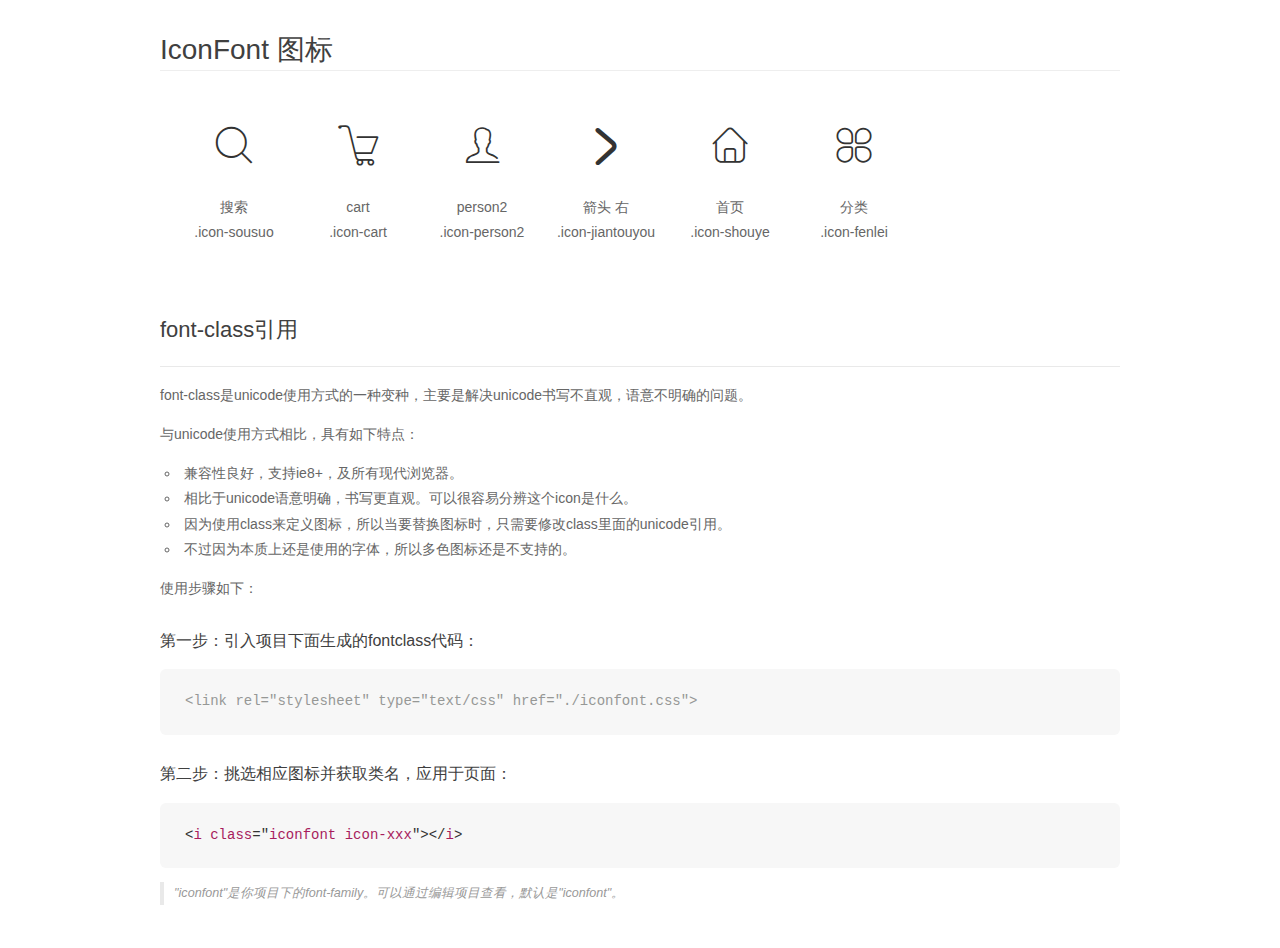
<file: mobile/js/fonts/demo_fontclass.html>
<!DOCTYPE html>
<html>
<head>
    <meta charset="utf-8"/>
    <title>IconFont</title>
    <link rel="stylesheet" href="demo.css">
    <link rel="stylesheet" href="iconfont.css">
</head>
<body>
    <div class="main markdown">
        <h1>IconFont 图标</h1>
        <ul class="icon_lists clear">
            
                <li>
                <i class="icon iconfont icon-sousuo"></i>
                    <div class="name">搜索</div>
                    <div class="fontclass">.icon-sousuo</div>
                </li>
            
                <li>
                <i class="icon iconfont icon-cart"></i>
                    <div class="name">cart</div>
                    <div class="fontclass">.icon-cart</div>
                </li>
            
                <li>
                <i class="icon iconfont icon-person2"></i>
                    <div class="name">person2</div>
                    <div class="fontclass">.icon-person2</div>
                </li>
            
                <li>
                <i class="icon iconfont icon-jiantouyou"></i>
                    <div class="name">箭头 右</div>
                    <div class="fontclass">.icon-jiantouyou</div>
                </li>
            
                <li>
                <i class="icon iconfont icon-shouye"></i>
                    <div class="name">首页</div>
                    <div class="fontclass">.icon-shouye</div>
                </li>
            
                <li>
                <i class="icon iconfont icon-fenlei"></i>
                    <div class="name">分类</div>
                    <div class="fontclass">.icon-fenlei</div>
                </li>
            
        </ul>

        <h2 id="font-class-">font-class引用</h2>
        <hr>

        <p>font-class是unicode使用方式的一种变种，主要是解决unicode书写不直观，语意不明确的问题。</p>
        <p>与unicode使用方式相比，具有如下特点：</p>
        <ul>
        <li>兼容性良好，支持ie8+，及所有现代浏览器。</li>
        <li>相比于unicode语意明确，书写更直观。可以很容易分辨这个icon是什么。</li>
        <li>因为使用class来定义图标，所以当要替换图标时，只需要修改class里面的unicode引用。</li>
        <li>不过因为本质上还是使用的字体，所以多色图标还是不支持的。</li>
        </ul>
        <p>使用步骤如下：</p>
        <h3 id="-fontclass-">第一步：引入项目下面生成的fontclass代码：</h3>


        <pre><code class="lang-js hljs javascript"><span class="hljs-comment">&lt;link rel="stylesheet" type="text/css" href="./iconfont.css"&gt;</span></code></pre>
        <h3 id="-">第二步：挑选相应图标并获取类名，应用于页面：</h3>
        <pre><code class="lang-css hljs">&lt;<span class="hljs-selector-tag">i</span> <span class="hljs-selector-tag">class</span>="<span class="hljs-selector-tag">iconfont</span> <span class="hljs-selector-tag">icon-xxx</span>"&gt;&lt;/<span class="hljs-selector-tag">i</span>&gt;</code></pre>
        <blockquote>
        <p>"iconfont"是你项目下的font-family。可以通过编辑项目查看，默认是"iconfont"。</p>
        </blockquote>
    </div>
</body>
</html>
</file>
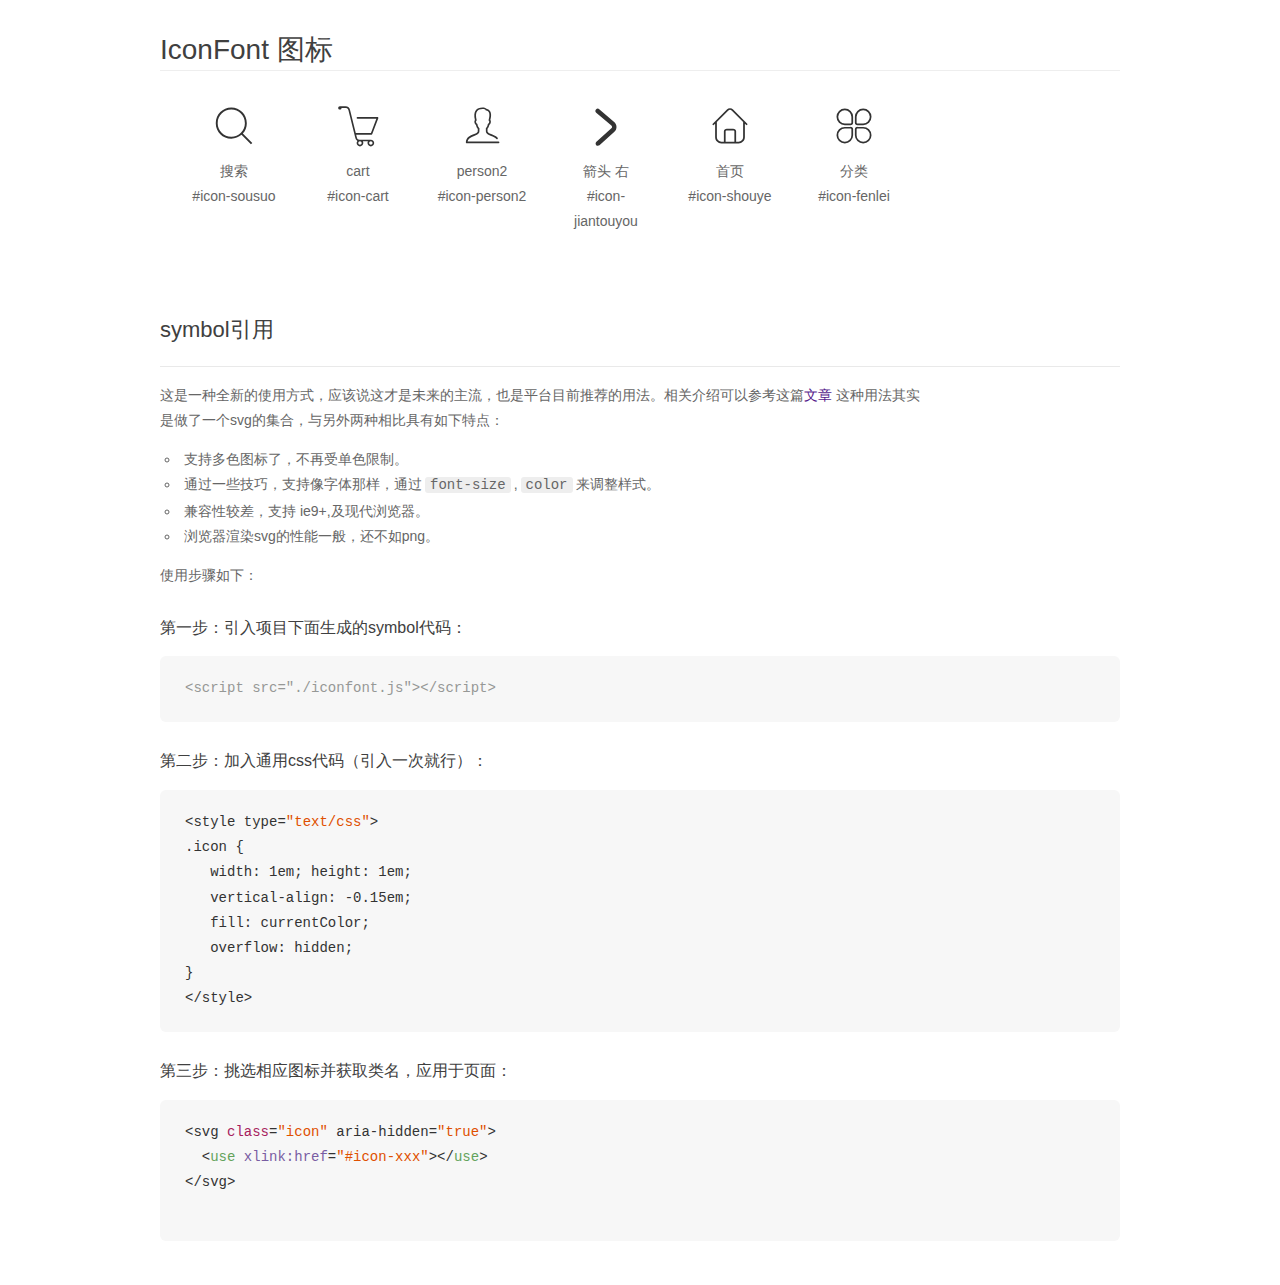
<file: mobile/js/fonts/demo_symbol.html>
<!DOCTYPE html>
<html>
<head>
    <meta charset="utf-8"/>
    <title>IconFont</title>
    <link rel="stylesheet" href="demo.css">
    <script src="iconfont.js"></script>

    <style type="text/css">
        .icon {
          /* 通过设置 font-size 来改变图标大小 */
          width: 1em; height: 1em;
          /* 图标和文字相邻时，垂直对齐 */
          vertical-align: -0.15em;
          /* 通过设置 color 来改变 SVG 的颜色/fill */
          fill: currentColor;
          /* path 和 stroke 溢出 viewBox 部分在 IE 下会显示
             normalize.css 中也包含这行 */
          overflow: hidden;
        }

    </style>
</head>
<body>
    <div class="main markdown">
        <h1>IconFont 图标</h1>
        <ul class="icon_lists clear">
            
                <li>
                    <svg class="icon" aria-hidden="true">
                        <use xlink:href="#icon-sousuo"></use>
                    </svg>
                    <div class="name">搜索</div>
                    <div class="fontclass">#icon-sousuo</div>
                </li>
            
                <li>
                    <svg class="icon" aria-hidden="true">
                        <use xlink:href="#icon-cart"></use>
                    </svg>
                    <div class="name">cart</div>
                    <div class="fontclass">#icon-cart</div>
                </li>
            
                <li>
                    <svg class="icon" aria-hidden="true">
                        <use xlink:href="#icon-person2"></use>
                    </svg>
                    <div class="name">person2</div>
                    <div class="fontclass">#icon-person2</div>
                </li>
            
                <li>
                    <svg class="icon" aria-hidden="true">
                        <use xlink:href="#icon-jiantouyou"></use>
                    </svg>
                    <div class="name">箭头 右</div>
                    <div class="fontclass">#icon-jiantouyou</div>
                </li>
            
                <li>
                    <svg class="icon" aria-hidden="true">
                        <use xlink:href="#icon-shouye"></use>
                    </svg>
                    <div class="name">首页</div>
                    <div class="fontclass">#icon-shouye</div>
                </li>
            
                <li>
                    <svg class="icon" aria-hidden="true">
                        <use xlink:href="#icon-fenlei"></use>
                    </svg>
                    <div class="name">分类</div>
                    <div class="fontclass">#icon-fenlei</div>
                </li>
            
        </ul>


        <h2 id="symbol-">symbol引用</h2>
        <hr>

        <p>这是一种全新的使用方式，应该说这才是未来的主流，也是平台目前推荐的用法。相关介绍可以参考这篇<a href="">文章</a>
        这种用法其实是做了一个svg的集合，与另外两种相比具有如下特点：</p>
        <ul>
          <li>支持多色图标了，不再受单色限制。</li>
          <li>通过一些技巧，支持像字体那样，通过<code>font-size</code>,<code>color</code>来调整样式。</li>
          <li>兼容性较差，支持 ie9+,及现代浏览器。</li>
          <li>浏览器渲染svg的性能一般，还不如png。</li>
        </ul>
        <p>使用步骤如下：</p>
        <h3 id="-symbol-">第一步：引入项目下面生成的symbol代码：</h3>
        <pre><code class="lang-js hljs javascript"><span class="hljs-comment">&lt;script src="./iconfont.js"&gt;&lt;/script&gt;</span></code></pre>
        <h3 id="-css-">第二步：加入通用css代码（引入一次就行）：</h3>
        <pre><code class="lang-js hljs javascript">&lt;style type=<span class="hljs-string">"text/css"</span>&gt;
.icon {
   width: <span class="hljs-number">1</span>em; height: <span class="hljs-number">1</span>em;
   vertical-align: <span class="hljs-number">-0.15</span>em;
   fill: currentColor;
   overflow: hidden;
}
&lt;<span class="hljs-regexp">/style&gt;</span></code></pre>
        <h3 id="-">第三步：挑选相应图标并获取类名，应用于页面：</h3>
        <pre><code class="lang-js hljs javascript">&lt;svg <span class="hljs-class"><span class="hljs-keyword">class</span></span>=<span class="hljs-string">"icon"</span> aria-hidden=<span class="hljs-string">"true"</span>&gt;<span class="xml"><span class="hljs-tag">
  &lt;<span class="hljs-name">use</span> <span class="hljs-attr">xlink:href</span>=<span class="hljs-string">"#icon-xxx"</span>&gt;</span><span class="hljs-tag">&lt;/<span class="hljs-name">use</span>&gt;</span>
</span>&lt;<span class="hljs-regexp">/svg&gt;
        </span></code></pre>
    </div>
</body>
</html>
</file>
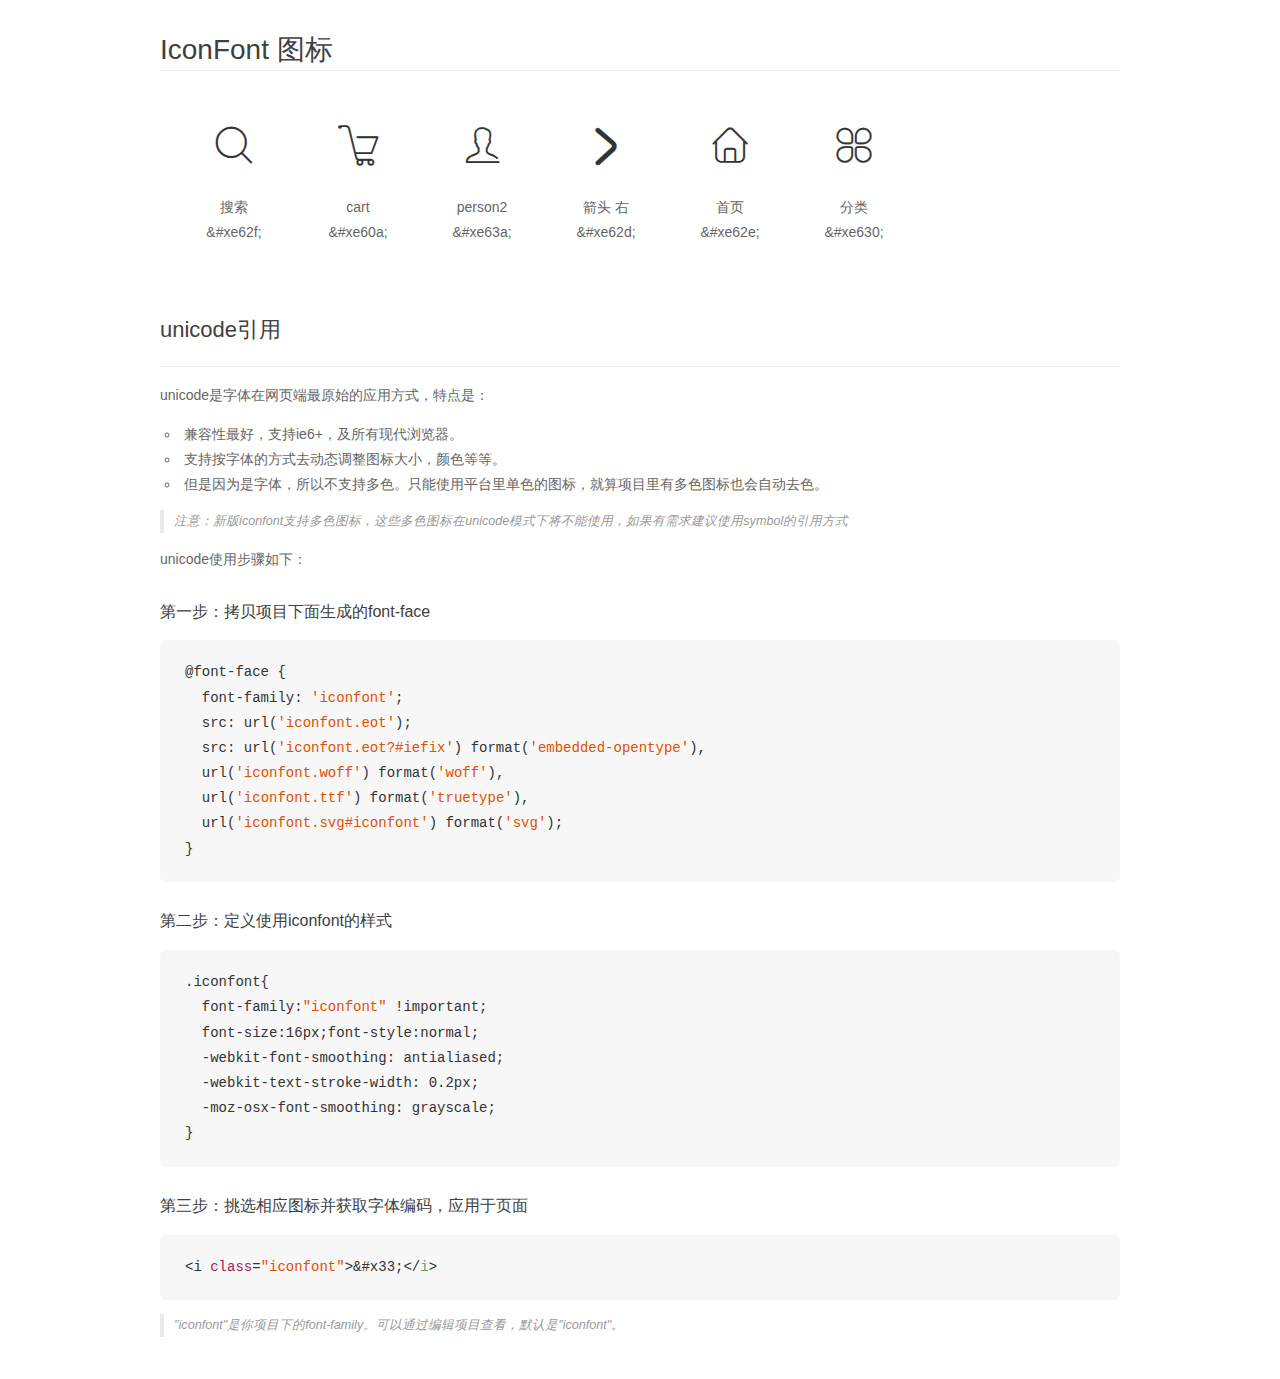
<file: mobile/js/fonts/demo_unicode.html>
<!DOCTYPE html>
<html>
<head>
    <meta charset="utf-8"/>
    <title>IconFont</title>
    <link rel="stylesheet" href="demo.css">

    <style type="text/css">

        @font-face {font-family: "iconfont";
          src: url('iconfont.eot'); /* IE9*/
          src: url('iconfont.eot#iefix') format('embedded-opentype'), /* IE6-IE8 */
          url('iconfont.woff') format('woff'), /* chrome, firefox */
          url('iconfont.ttf') format('truetype'), /* chrome, firefox, opera, Safari, Android, iOS 4.2+*/
          url('iconfont.svg#iconfont') format('svg'); /* iOS 4.1- */
        }

        .iconfont {
          font-family:"iconfont" !important;
          font-size:16px;
          font-style:normal;
          -webkit-font-smoothing: antialiased;
          -webkit-text-stroke-width: 0.2px;
          -moz-osx-font-smoothing: grayscale;
        }

    </style>
</head>
<body>
    <div class="main markdown">
        <h1>IconFont 图标</h1>
        <ul class="icon_lists clear">
            
                <li>
                <i class="icon iconfont">&#xe62f;</i>
                    <div class="name">搜索</div>
                    <div class="code">&amp;#xe62f;</div>
                </li>
            
                <li>
                <i class="icon iconfont">&#xe60a;</i>
                    <div class="name">cart</div>
                    <div class="code">&amp;#xe60a;</div>
                </li>
            
                <li>
                <i class="icon iconfont">&#xe63a;</i>
                    <div class="name">person2</div>
                    <div class="code">&amp;#xe63a;</div>
                </li>
            
                <li>
                <i class="icon iconfont">&#xe62d;</i>
                    <div class="name">箭头 右</div>
                    <div class="code">&amp;#xe62d;</div>
                </li>
            
                <li>
                <i class="icon iconfont">&#xe62e;</i>
                    <div class="name">首页</div>
                    <div class="code">&amp;#xe62e;</div>
                </li>
            
                <li>
                <i class="icon iconfont">&#xe630;</i>
                    <div class="name">分类</div>
                    <div class="code">&amp;#xe630;</div>
                </li>
            
        </ul>
        <h2 id="unicode-">unicode引用</h2>
        <hr>

        <p>unicode是字体在网页端最原始的应用方式，特点是：</p>
        <ul>
        <li>兼容性最好，支持ie6+，及所有现代浏览器。</li>
        <li>支持按字体的方式去动态调整图标大小，颜色等等。</li>
        <li>但是因为是字体，所以不支持多色。只能使用平台里单色的图标，就算项目里有多色图标也会自动去色。</li>
        </ul>
        <blockquote>
        <p>注意：新版iconfont支持多色图标，这些多色图标在unicode模式下将不能使用，如果有需求建议使用symbol的引用方式</p>
        </blockquote>
        <p>unicode使用步骤如下：</p>
        <h3 id="-font-face">第一步：拷贝项目下面生成的font-face</h3>
        <pre><code class="lang-js hljs javascript">@font-face {
  font-family: <span class="hljs-string">'iconfont'</span>;
  src: url(<span class="hljs-string">'iconfont.eot'</span>);
  src: url(<span class="hljs-string">'iconfont.eot?#iefix'</span>) format(<span class="hljs-string">'embedded-opentype'</span>),
  url(<span class="hljs-string">'iconfont.woff'</span>) format(<span class="hljs-string">'woff'</span>),
  url(<span class="hljs-string">'iconfont.ttf'</span>) format(<span class="hljs-string">'truetype'</span>),
  url(<span class="hljs-string">'iconfont.svg#iconfont'</span>) format(<span class="hljs-string">'svg'</span>);
}
</code></pre>
        <h3 id="-iconfont-">第二步：定义使用iconfont的样式</h3>
        <pre><code class="lang-js hljs javascript">.iconfont{
  font-family:<span class="hljs-string">"iconfont"</span> !important;
  font-size:<span class="hljs-number">16</span>px;font-style:normal;
  -webkit-font-smoothing: antialiased;
  -webkit-text-stroke-width: <span class="hljs-number">0.2</span>px;
  -moz-osx-font-smoothing: grayscale;
}
</code></pre>
        <h3 id="-">第三步：挑选相应图标并获取字体编码，应用于页面</h3>
        <pre><code class="lang-js hljs javascript">&lt;i <span class="hljs-class"><span class="hljs-keyword">class</span></span>=<span class="hljs-string">"iconfont"</span>&gt;&amp;#x33;<span class="xml"><span class="hljs-tag">&lt;/<span class="hljs-name">i</span>&gt;</span></span></code></pre>

        <blockquote>
        <p>"iconfont"是你项目下的font-family。可以通过编辑项目查看，默认是"iconfont"。</p>
        </blockquote>
    </div>


</body>
</html>
</file>
<file: mobile/js/fonts/iconfont.css>
@font-face {font-family: "iconfont";
  src: url('iconfont.eot?t=1530249545485'); /* IE9*/
  src: url('iconfont.eot?t=1530249545485#iefix') format('embedded-opentype'), /* IE6-IE8 */
  url('[data-uri]') format('woff'),
  url('iconfont.ttf?t=1530249545485') format('truetype'), /* chrome, firefox, opera, Safari, Android, iOS 4.2+*/
  url('iconfont.svg?t=1530249545485#iconfont') format('svg'); /* iOS 4.1- */
}

.iconfont {
  font-family:"iconfont" !important;
  font-size:16px;
  font-style:normal;
  -webkit-font-smoothing: antialiased;
  -moz-osx-font-smoothing: grayscale;
}

.icon-sousuo:before { content: "\e62f"; }

.icon-cart:before { content: "\e60a"; }

.icon-person2:before { content: "\e63a"; }

.icon-jiantouyou:before { content: "\e62d"; }

.icon-shouye:before { content: "\e62e"; }

.icon-fenlei:before { content: "\e630"; }
</file>
<file: mobile/js/fonts/demo.css>
*{margin: 0;padding: 0;list-style: none;}
/*
KISSY CSS Reset
理念：1. reset 的目的不是清除浏览器的默认样式，这仅是部分工作。清除和重置是紧密不可分的。
2. reset 的目的不是让默认样式在所有浏览器下一致，而是减少默认样式有可能带来的问题。
3. reset 期望提供一套普适通用的基础样式。但没有银弹，推荐根据具体需求，裁剪和修改后再使用。
特色：1. 适应中文；2. 基于最新主流浏览器。
维护：玉伯<lifesinger@gmail.com>, 正淳<ragecarrier@gmail.com>
 */

/** 清除内外边距 **/
body, h1, h2, h3, h4, h5, h6, hr, p, blockquote, /* structural elements 结构元素 */
dl, dt, dd, ul, ol, li, /* list elements 列表元素 */
pre, /* text formatting elements 文本格式元素 */
form, fieldset, legend, button, input, textarea, /* form elements 表单元素 */
th, td /* table elements 表格元素 */ {
  margin: 0;
  padding: 0;
}

/** 设置默认字体 **/
body,
button, input, select, textarea /* for ie */ {
  font: 12px/1.5 tahoma, arial, \5b8b\4f53, sans-serif;
}
h1, h2, h3, h4, h5, h6 { font-size: 100%; }
address, cite, dfn, em, var { font-style: normal; } /* 将斜体扶正 */
code, kbd, pre, samp { font-family: courier new, courier, monospace; } /* 统一等宽字体 */
small { font-size: 12px; } /* 小于 12px 的中文很难阅读，让 small 正常化 */

/** 重置列表元素 **/
ul, ol { list-style: none; }

/** 重置文本格式元素 **/
a { text-decoration: none; }
a:hover { text-decoration: underline; }


/** 重置表单元素 **/
legend { color: #000; } /* for ie6 */
fieldset, img { border: 0; } /* img 搭车：让链接里的 img 无边框 */
button, input, select, textarea { font-size: 100%; } /* 使得表单元素在 ie 下能继承字体大小 */
/* 注：optgroup 无法扶正 */

/** 重置表格元素 **/
table { border-collapse: collapse; border-spacing: 0; }

/* 清除浮动 */
.ks-clear:after, .clear:after {
  content: '\20';
  display: block;
  height: 0;
  clear: both;
}
.ks-clear, .clear {
  *zoom: 1;
}

.main {
  padding: 30px 100px;
width: 960px;
margin: 0 auto;
}
.main h1{font-size:36px; color:#333; text-align:left;margin-bottom:30px; border-bottom: 1px solid #eee;}

.helps{margin-top:40px;}
.helps pre{
  padding:20px;
  margin:10px 0;
  border:solid 1px #e7e1cd;
  background-color: #fffdef;
  overflow: auto;
}

.icon_lists{
  width: 100% !important;

}

.icon_lists li{
  float:left;
  width: 100px;
  height:180px;
  text-align: center;
  list-style: none !important;
}
.icon_lists .icon{
  font-size: 42px;
  line-height: 100px;
  margin: 10px 0;
  color:#333;
  -webkit-transition: font-size 0.25s ease-out 0s;
  -moz-transition: font-size 0.25s ease-out 0s;
  transition: font-size 0.25s ease-out 0s;

}
.icon_lists .icon:hover{
  font-size: 100px;
}



.markdown {
  color: #666;
  font-size: 14px;
  line-height: 1.8;
}

.highlight {
  line-height: 1.5;
}

.markdown img {
  vertical-align: middle;
  max-width: 100%;
}

.markdown h1 {
  color: #404040;
  font-weight: 500;
  line-height: 40px;
  margin-bottom: 24px;
}

.markdown h2,
.markdown h3,
.markdown h4,
.markdown h5,
.markdown h6 {
  color: #404040;
  margin: 1.6em 0 0.6em 0;
  font-weight: 500;
  clear: both;
}

.markdown h1 {
  font-size: 28px;
}

.markdown h2 {
  font-size: 22px;
}

.markdown h3 {
  font-size: 16px;
}

.markdown h4 {
  font-size: 14px;
}

.markdown h5 {
  font-size: 12px;
}

.markdown h6 {
  font-size: 12px;
}

.markdown hr {
  height: 1px;
  border: 0;
  background: #e9e9e9;
  margin: 16px 0;
  clear: both;
}

.markdown p,
.markdown pre {
  margin: 1em 0;
}

.markdown > p,
.markdown > blockquote,
.markdown > .highlight,
.markdown > ol,
.markdown > ul {
  width: 80%;
}

.markdown ul > li {
  list-style: circle;
}

.markdown > ul li,
.markdown blockquote ul > li {
  margin-left: 20px;
  padding-left: 4px;
}

.markdown > ul li p,
.markdown > ol li p {
  margin: 0.6em 0;
}

.markdown ol > li {
  list-style: decimal;
}

.markdown > ol li,
.markdown blockquote ol > li {
  margin-left: 20px;
  padding-left: 4px;
}

.markdown code {
  margin: 0 3px;
  padding: 0 5px;
  background: #eee;
  border-radius: 3px;
}

.markdown pre {
  border-radius: 6px;
  background: #f7f7f7;
  padding: 20px;
}

.markdown pre code {
  border: none;
  background: #f7f7f7;
  margin: 0;
}

.markdown strong,
.markdown b {
  font-weight: 600;
}

.markdown > table {
  border-collapse: collapse;
  border-spacing: 0px;
  empty-cells: show;
  border: 1px solid #e9e9e9;
  width: 95%;
  margin-bottom: 24px;
}

.markdown > table th {
  white-space: nowrap;
  color: #333;
  font-weight: 600;

}

.markdown > table th,
.markdown > table td {
  border: 1px solid #e9e9e9;
  padding: 8px 16px;
  text-align: left;
}

.markdown > table th {
  background: #F7F7F7;
}

.markdown blockquote {
  font-size: 90%;
  color: #999;
  border-left: 4px solid #e9e9e9;
  padding-left: 0.8em;
  margin: 1em 0;
  font-style: italic;
}

.markdown blockquote p {
  margin: 0;
}

.markdown .anchor {
  opacity: 0;
  transition: opacity 0.3s ease;
  margin-left: 8px;
}

.markdown .waiting {
  color: #ccc;
}

.markdown h1:hover .anchor,
.markdown h2:hover .anchor,
.markdown h3:hover .anchor,
.markdown h4:hover .anchor,
.markdown h5:hover .anchor,
.markdown h6:hover .anchor {
  opacity: 1;
  display: inline-block;
}

.markdown > br,
.markdown > p > br {
  clear: both;
}


.hljs {
  display: block;
  background: white;
  padding: 0.5em;
  color: #333333;
  overflow-x: auto;
}

.hljs-comment,
.hljs-meta {
  color: #969896;
}

.hljs-string,
.hljs-variable,
.hljs-template-variable,
.hljs-strong,
.hljs-emphasis,
.hljs-quote {
  color: #df5000;
}

.hljs-keyword,
.hljs-selector-tag,
.hljs-type {
  color: #a71d5d;
}

.hljs-literal,
.hljs-symbol,
.hljs-bullet,
.hljs-attribute {
  color: #0086b3;
}

.hljs-section,
.hljs-name {
  color: #63a35c;
}

.hljs-tag {
  color: #333333;
}

.hljs-title,
.hljs-attr,
.hljs-selector-id,
.hljs-selector-class,
.hljs-selector-attr,
.hljs-selector-pseudo {
  color: #795da3;
}

.hljs-addition {
  color: #55a532;
  background-color: #eaffea;
}

.hljs-deletion {
  color: #bd2c00;
  background-color: #ffecec;
}

.hljs-link {
  text-decoration: underline;
}

pre{
  background: #fff;
}
</file>
